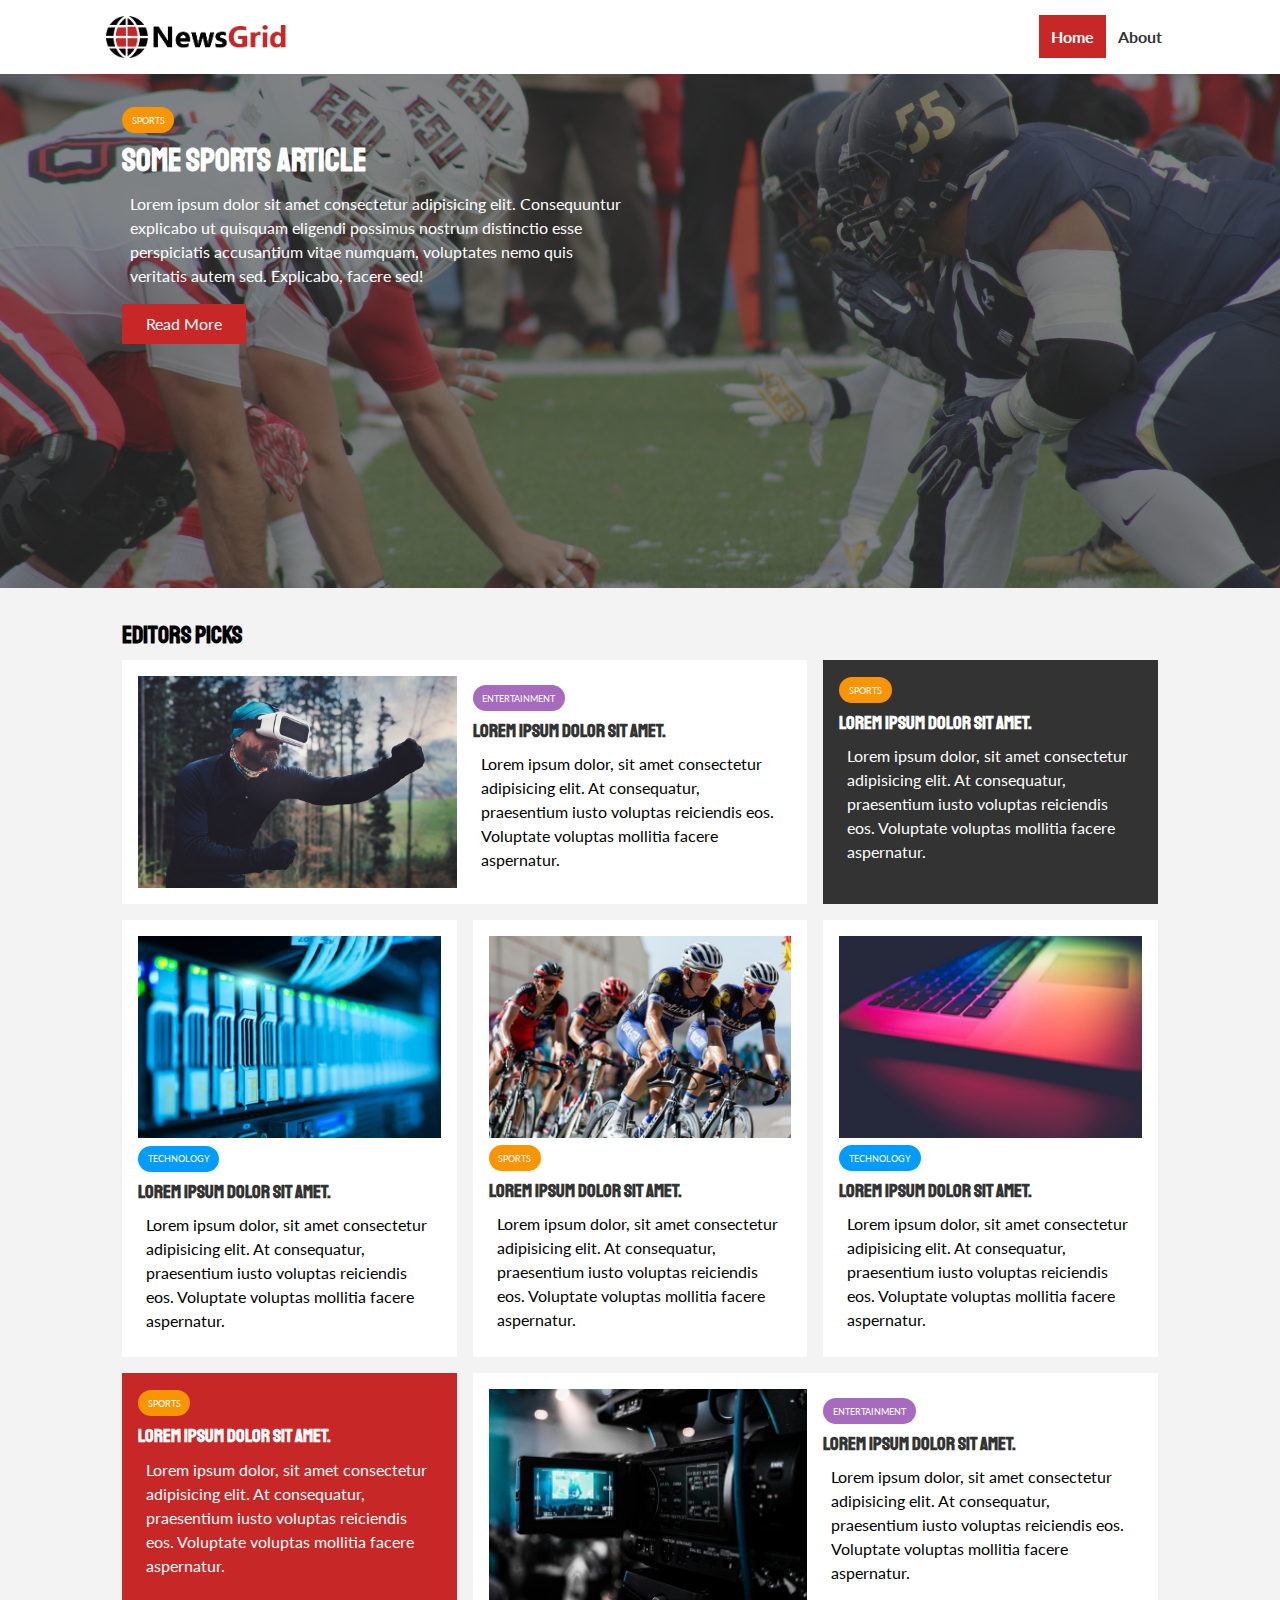
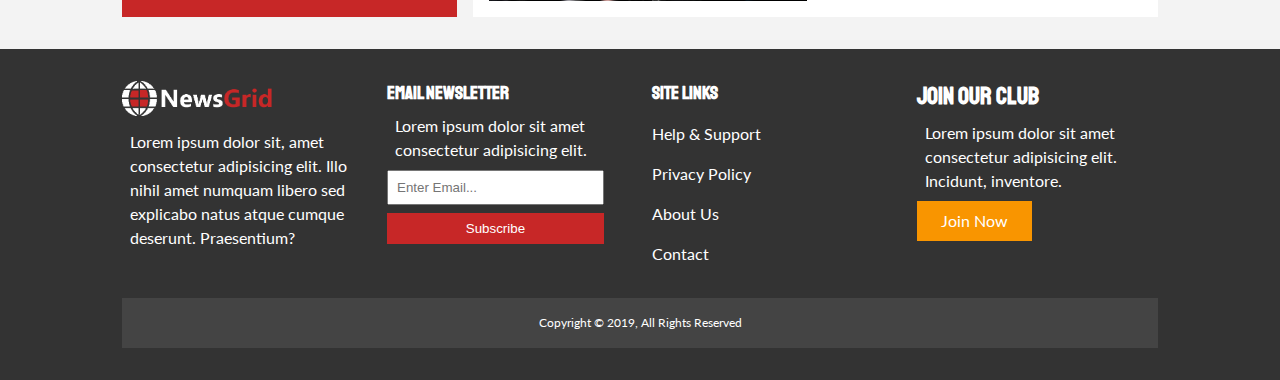
<file: index.html>
<!DOCTYPE html>
<html lang="en">
<head>
  <meta charset="UTF-8">
  <meta name="viewport" content="width=device-width, initial-scale=1.0">
  <meta http-equiv="X-UA-Compatible" content="ie=edge">
  <link rel="stylesheet" href="https://use.fontawesome.com/releases/v5.7.2/css/all.css" integrity="sha384-fnmOCqbTlWIlj8LyTjo7mOUStjsKC4pOpQbqyi7RrhN7udi9RwhKkMHpvLbHG9Sr" crossorigin="anonymous">
  <link href="https://fonts.googleapis.com/css?family=Lato|Staatliches" rel="stylesheet">
  <link rel="stylesheet" href="css/style.css">
  <link rel="stylesheet" media="screen and (max-width: 768px)" href="css/mobile.css">
  <link rel="shortcut icon" type="image/x-icon" href="/favicon.ico">
  <title>NewsGrid | Latest News</title>
</head>
<body>
  <nav id="main-nav">
    <div class="container">
      <img src="img/logo.png" alt="NewsGrid" class="logo">
      <div class="social">
        <a href="http://facebook.com"><i class="fab fa-facebook fa-2x"></i></a>
        <a href="http://twitter.com"><i class="fab fa-twitter fa-2x"></i></a>
        <a href="http://instagram.com"><i class="fab fa-instagram fa-2x"></i></a>
        <a href="http://youtube.com"><i class="fab fa-youtube fa-2x"></i></a>
      </div>
      <ul>
        <li><a class="current" href="index.html">Home</a></li>
        <li><a href="about.html">About</a></li>
      </ul>
    </div>
  </nav>

  <!-- Showcase -->
  <header id="showcase">
    <div class="container">
      <div class="showcase-container">
        <div class="showcase-content">
          <div class="category category-sports">Sports</div>
            <h1>Some Sports Article</h1>
            <p>Lorem ipsum dolor sit amet consectetur adipisicing elit. Consequuntur explicabo ut quisquam eligendi possimus nostrum distinctio esse perspiciatis accusantium vitae numquam, voluptates nemo quis veritatis autem sed. Explicabo, facere sed!</p>
            <a href="article.html" class="btn btn-primary">Read More</a>
        </div>
      </div>
    </div>
  </header>

<!-- Home Articles -->
<section id="home-articles" class="py-2">
  <div class="container">
<h2>Editors Picks</h2>
<div class="articles-container">
  <article class="card">
    <img src="img/articles/ent1.jpg" alt="entertainment">
    <div>
      <div class="category category-ent">Entertainment</div>
      <h3>
        <a href="article.html">Lorem ipsum dolor sit amet.</a>
      </h3>
      <p>Lorem ipsum dolor, sit amet consectetur adipisicing elit. At consequatur, praesentium iusto voluptas reiciendis eos. Voluptate voluptas mollitia facere aspernatur.</p>
    </div>
  </article>
  <article class="card bg-dark">
      <div class="category category-sports">Sports</div>
      <h3>
      <a href="article.html">Lorem ipsum dolor sit amet.</a>
      </h3>
      <p>Lorem ipsum dolor, sit amet consectetur adipisicing elit. At consequatur, praesentium iusto voluptas reiciendis eos. Voluptate voluptas mollitia facere aspernatur.</p>
    </article>
    <article class="card">
        <img src="img/articles/tech1.jpg" alt="tech">
        <div class="category category-tech">Technology</div>
        <h3>
        <a href="article.html">Lorem ipsum dolor sit amet.</a>
        </h3>
        <p>Lorem ipsum dolor, sit amet consectetur adipisicing elit. At consequatur, praesentium iusto voluptas reiciendis eos. Voluptate voluptas mollitia facere aspernatur.</p>
      </article>
      <article class="card">
          <img src="img/articles/sports1.jpg" alt="sports1">
          <div class="category category-sports">Sports</div>
          <h3>
          <a href="article.html">Lorem ipsum dolor sit amet.</a>
          </h3>
          <p>Lorem ipsum dolor, sit amet consectetur adipisicing elit. At consequatur, praesentium iusto voluptas reiciendis eos. Voluptate voluptas mollitia facere aspernatur.</p>
        </article>
        <article class="card">
            <img src="img/articles/tech2.jpg" alt="tech">
            <div class="category category-tech">Technology</div>
            <h3>
            <a href="article.html">Lorem ipsum dolor sit amet.</a>
            </h3>
            <p>Lorem ipsum dolor, sit amet consectetur adipisicing elit. At consequatur, praesentium iusto voluptas reiciendis eos. Voluptate voluptas mollitia facere aspernatur.</p>
          </article>
          <article class="card bg-primary">
              <div class="category category-sports">Sports</div>
              <h3>
              <a href="article.html">Lorem ipsum dolor sit amet.</a>
              </h3>
              <p>Lorem ipsum dolor, sit amet consectetur adipisicing elit. At consequatur, praesentium iusto voluptas reiciendis eos. Voluptate voluptas mollitia facere aspernatur.</p>
            </article>
            <article class="card">
                <img src="img/articles/ent2.jpg" alt="entertainment">
                <div>
                  <div class="category category-ent">Entertainment</div>
                  <h3>
                    <a href="article.html">Lorem ipsum dolor sit amet.</a>
                  </h3>
                  <p>Lorem ipsum dolor, sit amet consectetur adipisicing elit. At consequatur, praesentium iusto voluptas reiciendis eos. Voluptate voluptas mollitia facere aspernatur.</p>
                </div>
              </article>
  </div>
</div>
</section>

<!-- Footer -->
<footer id="main-footer" class="py-2">
  <div class="container footer-container">
    <div>
      <img src="img/logo_light.png" alt="NewsGrid">
      <p>Lorem ipsum dolor sit, amet consectetur adipisicing elit. Illo nihil amet numquam libero sed explicabo natus atque cumque deserunt. Praesentium?</p>
    </div>
    <div>
      <h3>Email Newsletter</h3>
      <p>Lorem ipsum dolor sit amet consectetur adipisicing elit.<p>
        <form name="contact" method="POST" data-netlify="true">
          <input type="email" name="email" placeholder="Enter Email...">
          <input type="submit" value="Subscribe" class="btn btn-primary">
        </form>
    </div>
    <div>
      <h3>Site Links</h3>
      <ul class="list">
        <li><a href="#">Help & Support</a></li>
        <li><a href="#">Privacy Policy</a></li>
        <li><a href="#">About Us</a></li>
        <li><a href="#">Contact</a></li>
      </ul>
    </div>
    <div>
      <h2>Join Our Club</h2>
      <p>Lorem ipsum dolor sit amet consectetur adipisicing elit. Incidunt, inventore.</p>
      <a href="#" class="btn btn-secondary">Join Now</a>
    </div>
    <div>
      <p>
        Copyright &copy; 2019, All Rights Reserved
      </p>
    </div>
  </div>
</footer>

</body>
</html>
</file>
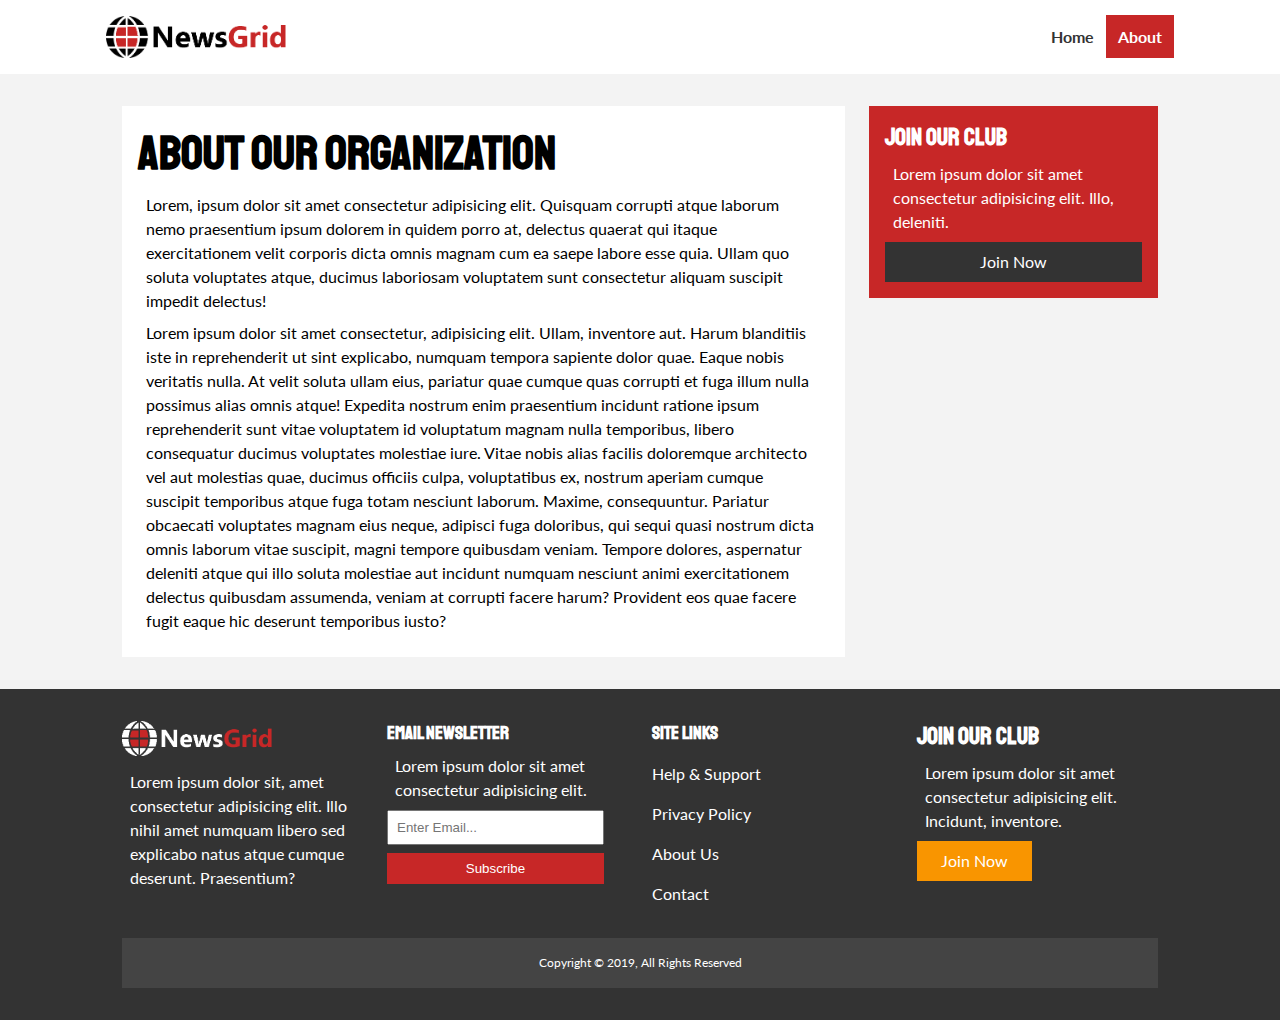
<file: about.html>
<!DOCTYPE html>
<html lang="en">
<head>
  <meta charset="UTF-8">
  <meta name="viewport" content="width=device-width, initial-scale=1.0">
  <meta http-equiv="X-UA-Compatible" content="ie=edge">
  <link rel="stylesheet" href="https://use.fontawesome.com/releases/v5.7.2/css/all.css" integrity="sha384-fnmOCqbTlWIlj8LyTjo7mOUStjsKC4pOpQbqyi7RrhN7udi9RwhKkMHpvLbHG9Sr" crossorigin="anonymous">
  <link href="https://fonts.googleapis.com/css?family=Lato|Staatliches" rel="stylesheet">
  <link rel="stylesheet" href="css/style.css">
  <link rel="stylesheet" media="screen and (max-width: 768px)" href="css/mobile.css">
  <link rel="shortcut icon" type="image/x-icon" href="/favicon.ico">
  <title>NewsGrid | About</title>
</head>
<body>
  <nav id="main-nav">
    <div class="container">
      <img src="img/logo.png" alt="NewsGrid" class="logo">
      <div class="social">
        <a href="http://facebook.com"><i class="fab fa-facebook fa-2x"></i></a>
        <a href="http://twitter.com"><i class="fab fa-twitter fa-2x"></i></a>
        <a href="http://instagram.com"><i class="fab fa-instagram fa-2x"></i></a>
        <a href="http://youtube.com"><i class="fab fa-youtube fa-2x"></i></a>
      </div>
      <ul>
        <li><a href="index.html">Home</a></li>
        <li><a class="current" href="about.html">About</a></li>
      </ul>
    </div>
  </nav>

<section id="about">
  <div class="container">
    <div class="page-container">
      <article class="card">
        <h1 class="l-heading">About Our Organization</h1>
        <p>Lorem, ipsum dolor sit amet consectetur adipisicing elit. Quisquam corrupti atque laborum nemo praesentium ipsum dolorem in quidem porro at, delectus quaerat qui itaque exercitationem velit corporis dicta omnis magnam cum ea saepe labore esse quia. Ullam quo soluta voluptates atque, ducimus laboriosam voluptatem sunt consectetur aliquam suscipit impedit delectus!</p>
        <p>Lorem ipsum dolor sit amet consectetur, adipisicing elit. Ullam, inventore aut. Harum blanditiis iste in reprehenderit ut sint explicabo, numquam tempora sapiente dolor quae. Eaque nobis veritatis nulla. At velit soluta ullam eius, pariatur quae cumque quas corrupti et fuga illum nulla possimus alias omnis atque! Expedita nostrum enim praesentium incidunt ratione ipsum reprehenderit sunt vitae voluptatem id voluptatum magnam nulla temporibus, libero consequatur ducimus voluptates molestiae iure. Vitae nobis alias facilis doloremque architecto vel aut molestias quae, ducimus officiis culpa, voluptatibus ex, nostrum aperiam cumque suscipit temporibus atque fuga totam nesciunt laborum. Maxime, consequuntur. Pariatur obcaecati voluptates magnam eius neque, adipisci fuga doloribus, qui sequi quasi nostrum dicta omnis laborum vitae suscipit, magni tempore quibusdam veniam. Tempore dolores, aspernatur deleniti atque qui illo soluta molestiae aut incidunt numquam nesciunt animi exercitationem delectus quibusdam assumenda, veniam at corrupti facere harum? Provident eos quae facere fugit eaque hic deserunt temporibus iusto?</p>
      </article>
      <aside class="card bg-primary">
        <h2>Join Our Club</h2>
        <p>Lorem ipsum dolor sit amet consectetur adipisicing elit. Illo, deleniti.</p>
        <a href="#" class="btn btn-dark btn-block">Join Now</a>
      </aside>
    </div>
  </div>
</section>


<!-- Footer -->
<footer id="main-footer" class="py-2">
  <div class="container footer-container">
    <div>
      <img src="img/logo_light.png" alt="NewsGrid">
      <p>Lorem ipsum dolor sit, amet consectetur adipisicing elit. Illo nihil amet numquam libero sed explicabo natus atque cumque deserunt. Praesentium?</p>
    </div>
    <div>
      <h3>Email Newsletter</h3>
      <p>Lorem ipsum dolor sit amet consectetur adipisicing elit.<p>
          <form name="contact" method="POST" data-netlify="true">
              <input type="email" name="email" placeholder="Enter Email...">
          <input type="submit" value="Subscribe" class="btn btn-primary">
        </form>
    </div>
    <div>
      <h3>Site Links</h3>
      <ul class="list">
        <li><a href="#">Help & Support</a></li>
        <li><a href="#">Privacy Policy</a></li>
        <li><a href="#">About Us</a></li>
        <li><a href="#">Contact</a></li>
      </ul>
    </div>
    <div>
      <h2>Join Our Club</h2>
      <p>Lorem ipsum dolor sit amet consectetur adipisicing elit. Incidunt, inventore.</p>
      <a href="#" class="btn btn-secondary">Join Now</a>
    </div>
    <div>
      <p>
        Copyright &copy; 2019, All Rights Reserved
      </p>
    </div>
  </div>
</footer>

</body>
</html>
</file>
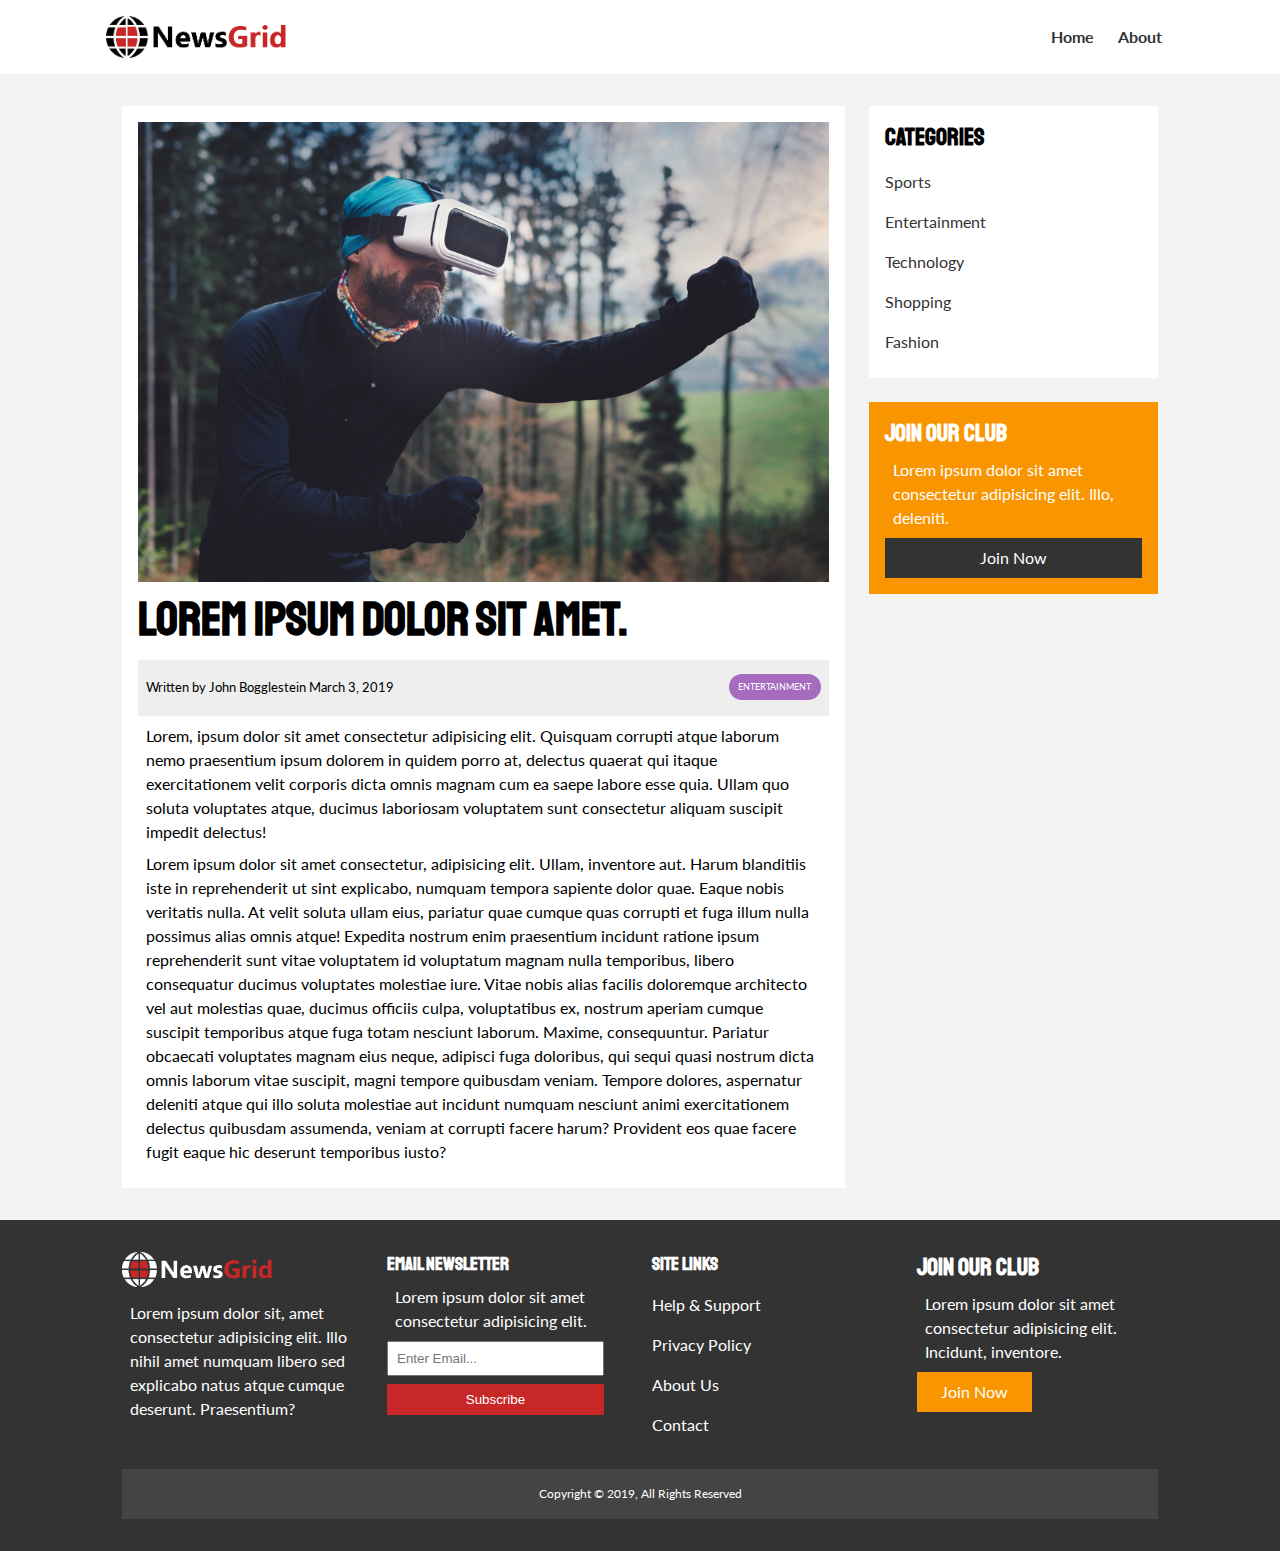
<file: article.html>
<!DOCTYPE html>
<html lang="en">
<head>
  <meta charset="UTF-8">
  <meta name="viewport" content="width=device-width, initial-scale=1.0">
  <meta http-equiv="X-UA-Compatible" content="ie=edge">
  <link rel="stylesheet" href="https://use.fontawesome.com/releases/v5.7.2/css/all.css" integrity="sha384-fnmOCqbTlWIlj8LyTjo7mOUStjsKC4pOpQbqyi7RrhN7udi9RwhKkMHpvLbHG9Sr" crossorigin="anonymous">
  <link href="https://fonts.googleapis.com/css?family=Lato|Staatliches" rel="stylesheet">
  <link rel="stylesheet" href="css/style.css">
  <link rel="stylesheet" media="screen and (max-width: 768px)" href="css/mobile.css">
  <link rel="shortcut icon" type="image/x-icon" href="/favicon.ico">
  <title>NewsGrid | Latest News</title>
</head>
<body>
  <nav id="main-nav">
    <div class="container">
      <img src="img/logo.png" alt="NewsGrid" class="logo">
      <div class="social">
        <a href="http://facebook.com"><i class="fab fa-facebook fa-2x"></i></a>
        <a href="http://twitter.com"><i class="fab fa-twitter fa-2x"></i></a>
        <a href="http://instagram.com"><i class="fab fa-instagram fa-2x"></i></a>
        <a href="http://youtube.com"><i class="fab fa-youtube fa-2x"></i></a>
      </div>
      <ul>
        <li><a href="index.html">Home</a></li>
        <li><a href="about.html">About</a></li>
      </ul>
    </div>
  </nav>

<section id="article">
  <div class="container">
    <div class="page-container">
      <article class="card">
        <img src="img/articles/ent1.jpg" alt="Ent1">
        <h1 class="l-heading">Lorem ipsum dolor sit amet.</h1>
        <div class="meta">
          <small>
            <i class="fas fa-user"></i> Written by John Bogglestein March 3, 2019
          </small>
          <div class="category category-ent">Entertainment</div>
        </div>
        <p>Lorem, ipsum dolor sit amet consectetur adipisicing elit. Quisquam corrupti atque laborum nemo praesentium ipsum dolorem in quidem porro at, delectus quaerat qui itaque exercitationem velit corporis dicta omnis magnam cum ea saepe labore esse quia. Ullam quo soluta voluptates atque, ducimus laboriosam voluptatem sunt consectetur aliquam suscipit impedit delectus!</p>
        <p>Lorem ipsum dolor sit amet consectetur, adipisicing elit. Ullam, inventore aut. Harum blanditiis iste in reprehenderit ut sint explicabo, numquam tempora sapiente dolor quae. Eaque nobis veritatis nulla. At velit soluta ullam eius, pariatur quae cumque quas corrupti et fuga illum nulla possimus alias omnis atque! Expedita nostrum enim praesentium incidunt ratione ipsum reprehenderit sunt vitae voluptatem id voluptatum magnam nulla temporibus, libero consequatur ducimus voluptates molestiae iure. Vitae nobis alias facilis doloremque architecto vel aut molestias quae, ducimus officiis culpa, voluptatibus ex, nostrum aperiam cumque suscipit temporibus atque fuga totam nesciunt laborum. Maxime, consequuntur. Pariatur obcaecati voluptates magnam eius neque, adipisci fuga doloribus, qui sequi quasi nostrum dicta omnis laborum vitae suscipit, magni tempore quibusdam veniam. Tempore dolores, aspernatur deleniti atque qui illo soluta molestiae aut incidunt numquam nesciunt animi exercitationem delectus quibusdam assumenda, veniam at corrupti facere harum? Provident eos quae facere fugit eaque hic deserunt temporibus iusto?</p>
      </article>

      <aside id="categories" class="card">
        <h2>Categories</h2>
        <ul class="list">
          <li><a href="#"><i class="fas fa-chevron-right"></i> Sports</a></li>
          <li><a href="#"><i class="fas fa-chevron-right"></i> Entertainment</a></li>
          <li><a href="#"><i class="fas fa-chevron-right"></i> Technology</a></li>
          <li><a href="#"><i class="fas fa-chevron-right"></i> Shopping</a></li>
          <li><a href="#"><i class="fas fa-chevron-right"></i> Fashion</a></li>
        </ul>
      </aside>

      <aside class="card bg-secondary">
        <h2>Join Our Club</h2>
        <p>Lorem ipsum dolor sit amet consectetur adipisicing elit. Illo, deleniti.</p>
        <a href="#" class="btn btn-dark btn-block">Join Now</a>
      </aside>
    </div>
  </div>
</section>


<!-- Footer -->
<footer id="main-footer" class="py-2">
  <div class="container footer-container">
    <div>
      <img src="img/logo_light.png" alt="NewsGrid">
      <p>Lorem ipsum dolor sit, amet consectetur adipisicing elit. Illo nihil amet numquam libero sed explicabo natus atque cumque deserunt. Praesentium?</p>
    </div>
    <div>
      <h3>Email Newsletter</h3>
      <p>Lorem ipsum dolor sit amet consectetur adipisicing elit.<p>
          <form name="contact" method="POST" data-netlify="true">
              <input type="email" name="email" placeholder="Enter Email...">
          <input type="submit" value="Subscribe" class="btn btn-primary">
        </form>
    </div>
    <div>
      <h3>Site Links</h3>
      <ul class="list">
        <li><a href="#">Help & Support</a></li>
        <li><a href="#">Privacy Policy</a></li>
        <li><a href="#">About Us</a></li>
        <li><a href="#">Contact</a></li>
      </ul>
    </div>
    <div>
      <h2>Join Our Club</h2>
      <p>Lorem ipsum dolor sit amet consectetur adipisicing elit. Incidunt, inventore.</p>
      <a href="#" class="btn btn-secondary">Join Now</a>
    </div>
    <div>
      <p>
        Copyright &copy; 2019, All Rights Reserved
      </p>
    </div>
  </div>
</footer>

</body>
</html>
</file>
<file: css/style.css>
:root {
  --primary-color: #c72727;
  --secondary-color: #f99500;
  --light-color: #f3f3f3;
  --dark-color: #333;
  --max-width: 1100px;
}

.category {
  --sports-color: #f99500;
  --ent-color: #a66bbe;
  --tech-color: #009cff;
}

* {
  margin: 0;
  padding: 0;
  box-sizing: border-box;
}

body {
  font-family: 'Lato', sans-serif;
  line-height: 1.5;
  background: var(--light-color);
}

a {
  color: var(--dark-color);
  text-decoration: none;
}

ul {
  list-style: none;
}

p {
  margin: .5rem;
}

img {
  width: 100%;
}

h1, h2, h3, h4, h5, h6 {
  font-family: 'Staatliches', cursive;
  margin-bottom: .55rem;
  line-height: 1.3;
}

/* Utility */
.container {
  max-width: var(--max-width);
  margin: auto;
  padding: 0 2rem;
  overflow: hidden;
}

.category {
  display: inline-block;
  color: #fff;
  font-size: 0.55rem;
  text-transform: uppercase;
  padding: 0.4rem 0.6rem;
  border-radius: 15px;
  margin-bottom: 0.5rem;
}

.category-sports { background: var(--sports-color); }
.category-ent    { background: var(--ent-color);    }
.category-tech   { background: var(--tech-color);   }

.btn {
  display: inline-block;
  border: none;
  background: var(--dark-color);
  color: white;
  padding: .5rem 1.5rem;
}

.btn-light { background: var(--light-color); }
.btn-primary { background: var(--primary-color); }
.btn-secondary { background: var(--secondary-color); }

.btn-block {
  display: block;
  width: 100%;
  text-align: center;
}

.btn:hover {
  opacity: 0.9rem;
}

.card {
  background: #fff;
  padding: 1rem;
}

.bg-dark {
  background: var(--dark-color);
  color: #fff;
}

.bg-primary {
  background: var(--primary-color);
  color: #fff;
}

.bg-secondary {
  background: var(--secondary-color);
  color: #fff;
}

.bg-dark h1,
.bg-dark h2,
.bg-dark h3,
.bg-dark a,
.bg-primary h1,
.bg-primary h2,
.bg-primary h3,
.bg-primary a,
.bg-secondary h1,
.bg-secondary h2,
.bg-secondary h3,
.bg-secondary a {
  color: #fff;
}


.py-1 { padding: 1.5rem 0 }
.py-2 { padding: 2rem 0 }
.py-3 { padding: 3rem 0 }
.p-1 { padding: 1.5rem 0 }
.p-2 { padding: 2rem 0 }
.p-3 { padding: 3rem 0 }

.l-heading {
  font-size: 3rem;
}

.list li {
  padding: .5rem 0;
  border-bottom: #555 dottd 1px;
  width: 90%;
}

.list li a:hover {
  color: var(--primary-color) !important 
}

/* Inner page grid container */
.page-container {
  display: grid;
  grid-template-columns: 5fr 2fr;
  margin: 2rem 0;
  grid-gap: 1.5rem;
}

.page-container > *:first-child {
  grid-row: 1 / span 3;
}

/* Navigation */
#main-nav {
  background: #fff;
  position: sticky;
  top: 0;
  z-index: 2;
}

#main-nav .container {
  display: grid;
  grid-template-columns: 6fr 3fr 2fr;
  padding: 1rem;
  align-items: center;
}

#main-nav .logo {
  width: 180px;
}

#main-nav ul {
  justify-self: end;
  display: flex;
}

#main-nav ul li a {
  padding: 0.75rem;
  font-weight: bold;
}

#main-nav ul li a.current {
  background: var(--primary-color);
  color: #fff;
}

#main-nav ul li a:hover {
  background: var(--light-color);
  color: var(--dark-color);
}

#main-nav .social {
  justify-self: center;
}

#main-nav .social i {
  color: #777;
  margin-right: .5rem;
}

/* Showcase */
#showcase {
  color: #fff;
  background: #333;
  padding: 2rem;
  position: relative;
}

#showcase:before {
  content: '';
  background: url('../img/featured.jpg') no-repeat center center/cover;
  position: absolute;
    /* If you position something absolute, it is positioned absolute within the first relative container */
  top: 0;
  left: 0;
  width: 100%;
  height: 100%;
  opacity: 0.4;
}

#showcase .showcase-container {
  display: grid;
  grid-template-columns: repeat(2, 1fr);
  justify-content: center;
  height: 50vh;
}

#showcase .showcase-content {
  z-index: 1;
}

#showcase .showcase-content p {
  margin-bottom: 1rem;
}

/* Home Articles */
#home-articles .articles-container {
  display: grid;
  grid-template-columns: repeat(3, 1fr);
  grid-gap: 1rem;
}

#home-articles .articles-container > *:first-child,
#home-articles .articles-container > *:last-child {
  display: grid;
  grid-template-columns: repeat(2, 1fr);
  grid-gap: 1rem;
  align-items: center;
  grid-column: 1 / span 2;
}

#home-articles .articles-container > *:last-child {
  grid-column: 2 / span 2;
}

#article .meta {
  display: flex;
  justify-content: space-between;
  align-items: center;
  background: #eee;
  padding: 0.5rem;
}

#article .meta .category {
  margin-top: 0.4rem;
}

/* Footer */
#main-footer {
  background: var(--dark-color);
  color: #fff;
}

#main-footer img {
  width: 150px;
}

#main-footer a {
  color: #fff;
}

#main-footer .footer-container {
  display: grid;
  grid-template-columns: repeat(4, 1fr);
  grid-gap: 1.5rem;
}

#main-footer .footer-container > *:last-child {
  background: #444;
  grid-column: 1 / span 4;
  padding: .5rem;
  text-align: center;
  font-size: 0.75rem;
}

#main-footer .footer-container input[type='email'] {
  width: 90%;
  padding: 0.5rem;
  margin-bottom: 0.5rem;
}

#main-footer .footer-container input[type='submit'] {
  width: 90%;
}
</file>
<file: css/mobile.css>
/* Navigation */
#main-nav .social {
  display: none;
}

#main-nav .container {
  grid-template-columns: 1fr;
  grid-gap: 1.2rem;
}

#main-nav ul,
#main-nav .logo {
  justify-self: center;
}

#main-nav ul li a {
  padding: 0.5rem;
}

#home-articles .articles-container {
  grid-template-columns: repeat(2, 1fr);
}

#home-articles .articles-container > *:first-child,
#home-articles .articles-container > *:last-child {
  grid-template-columns: 1fr;
  grid-column: 1;
}

@media(max-width: 600px) {
  /* Stack Grid Items */
  #showcase .showcase-container,
  #home-articles .articles-container,
  #main-footer .footer-container {
    grid-template-columns: 1fr;
  }

  #main-footer .footer-container > *:last-child {
    grid-column: 1;
  }

  #main-footer .footer-container > * {
    border-bottom: #444 dotted 1px;
    padding-bottom: 1rem;
  }

  #main-footer .footer-container > *:last-child,
  #main-footer .footer-container > *:nth-child(3), 
  #main-footer .footer-container > *:nth-child(4) {
    border: none;
  }

  .page-container {
    grid-template-columns: 1fr;
    text-align: center;
  }

  .l-heading {
    font-size: 2rem;
  }
}
</file>
